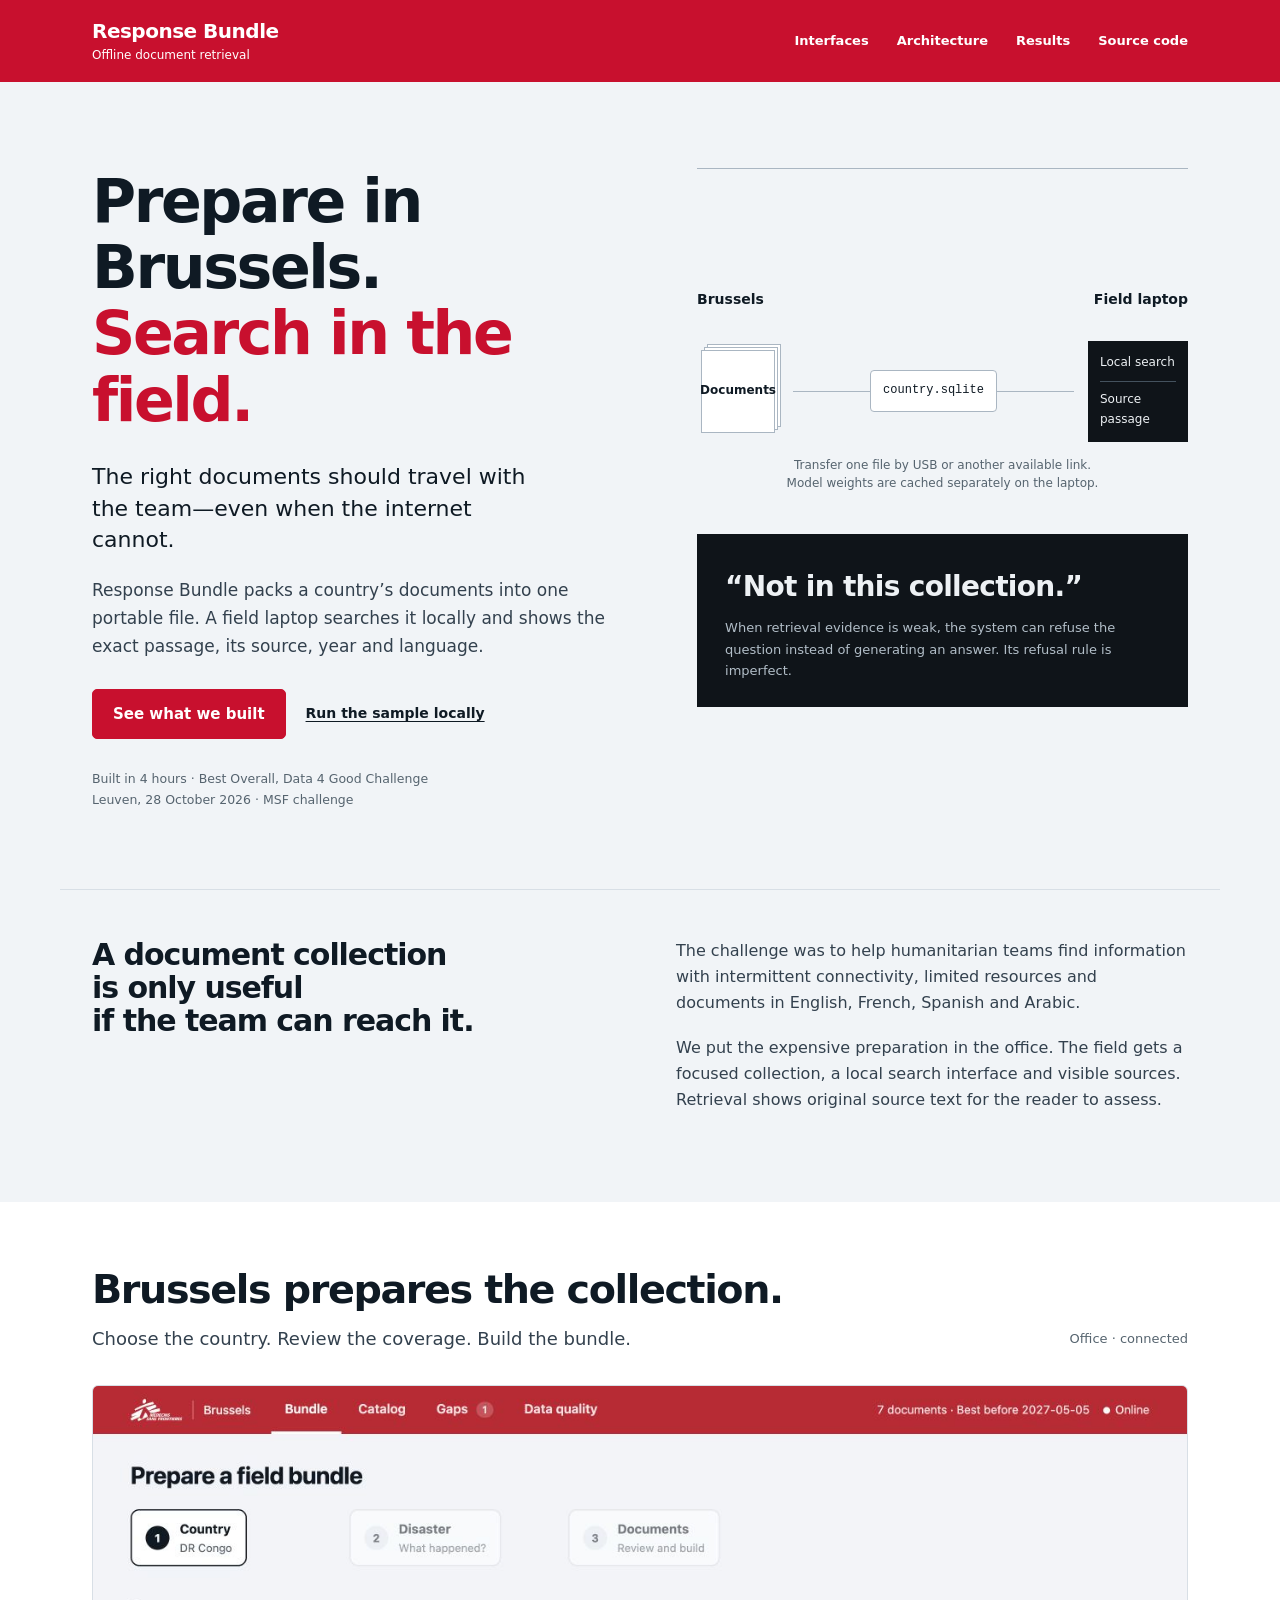
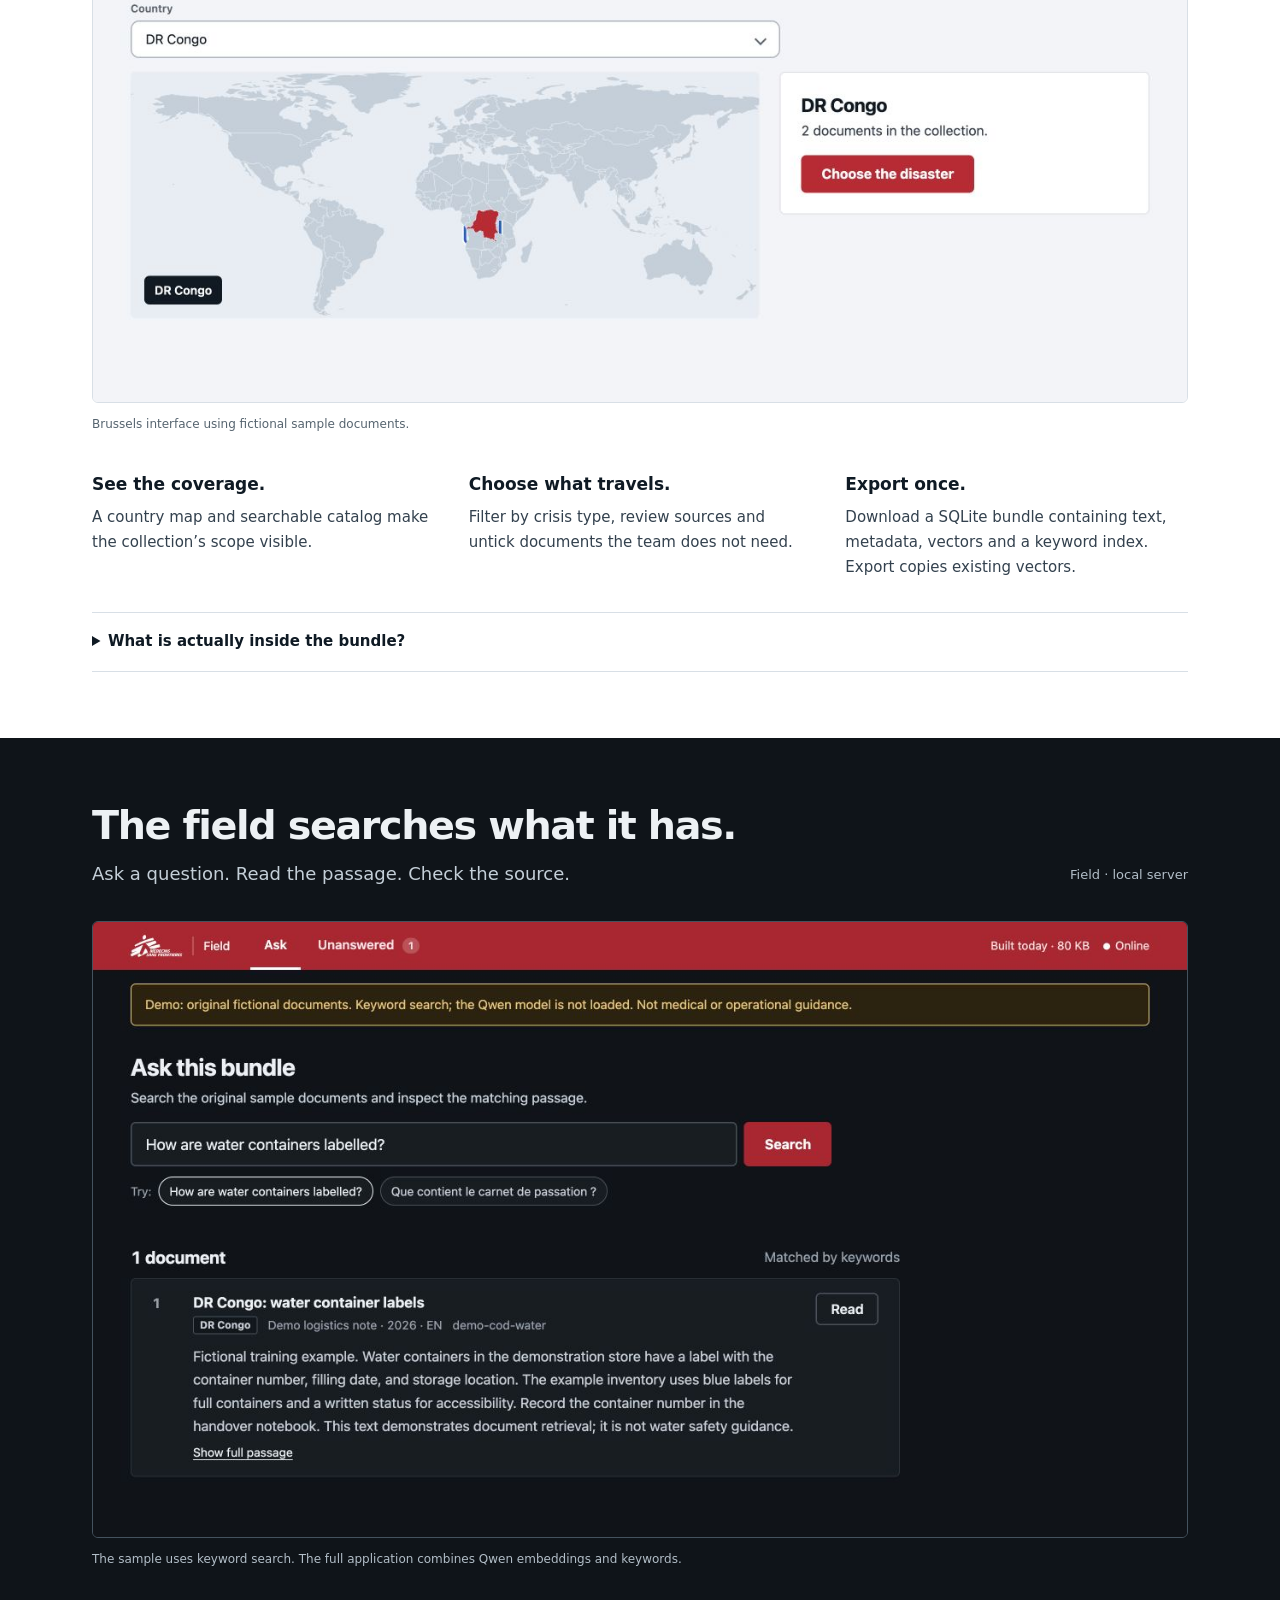
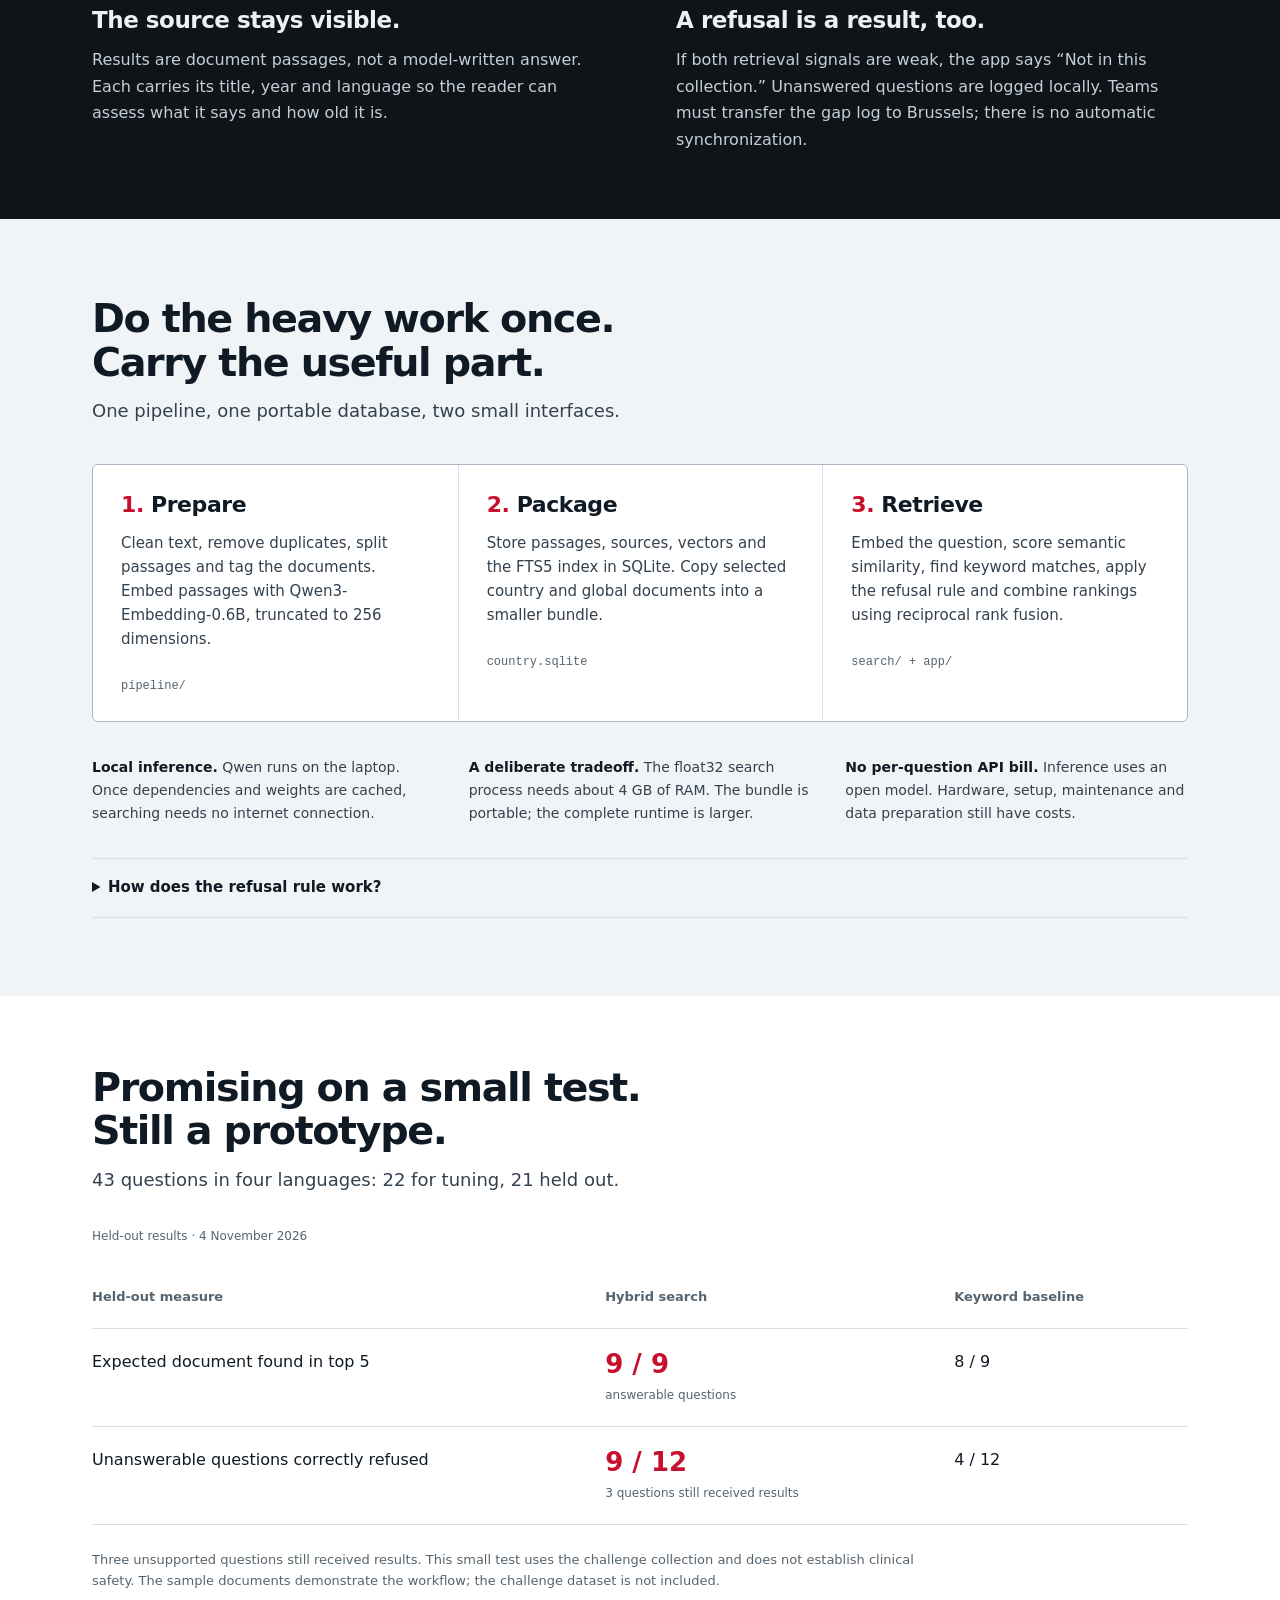
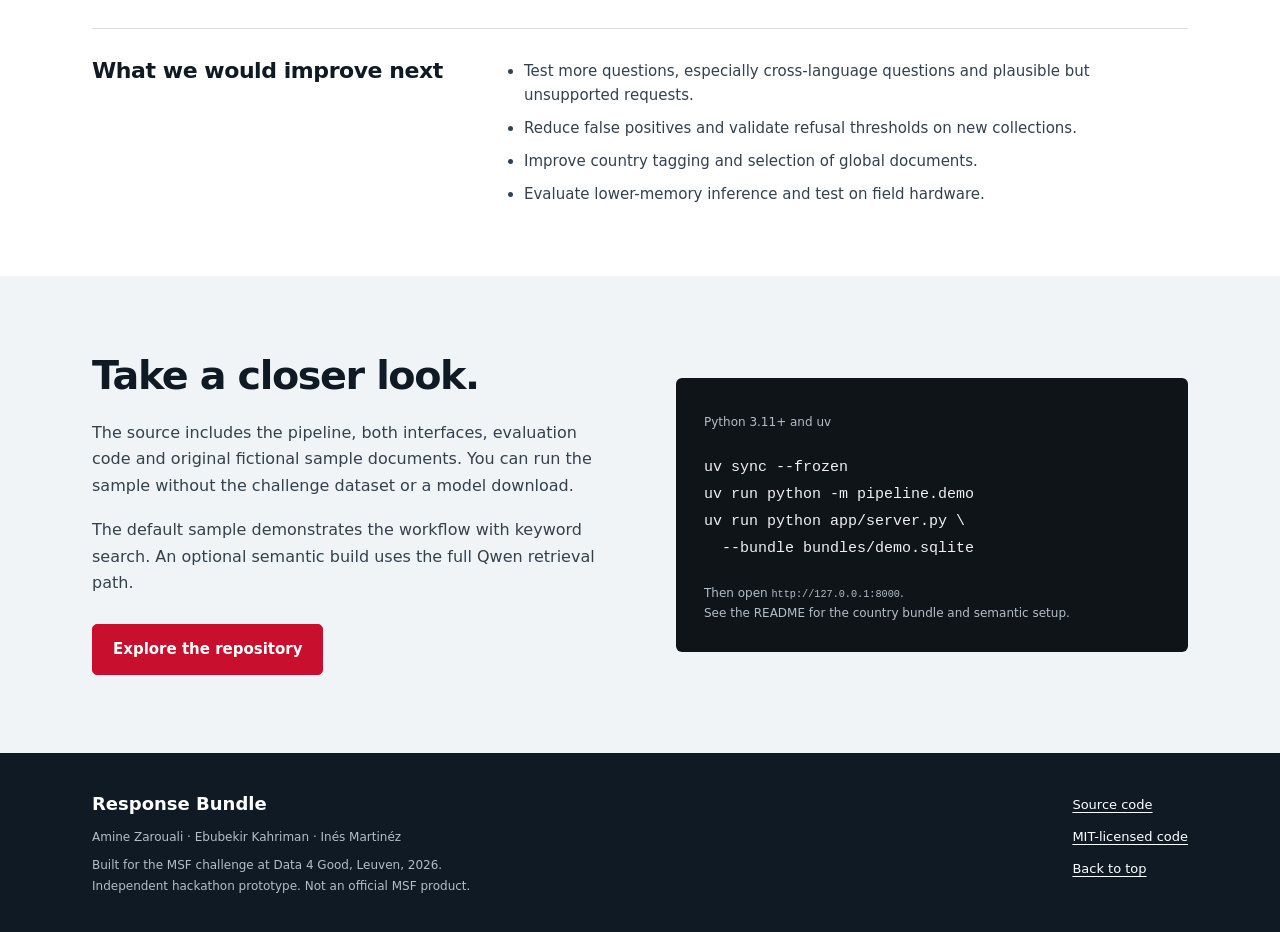
<file: docs/index.html>
<!doctype html>
<html lang="en">
<head>
<meta charset="utf-8">
<meta name="viewport" content="width=device-width, initial-scale=1">
<title>Response Bundle — Prepare in Brussels. Search in the field.</title>
<meta name="description" content="A four-hour hackathon prototype for offline document retrieval: country-specific SQLite bundles, multilingual search and exact source passages.">
<meta name="theme-color" content="#c8102e">
<meta property="og:title" content="Response Bundle — Offline document retrieval">
<meta property="og:description" content="Prepare in Brussels. Search in the field. The story, architecture and limits of our MSF challenge prototype.">
<meta property="og:type" content="website">
<meta property="og:url" content="https://aminezar.github.io/d4gc/">
<link rel="canonical" href="https://aminezar.github.io/d4gc/">
<link rel="icon" href="assets/favicon.svg" type="image/svg+xml">
<link rel="stylesheet" href="style.css">
</head>
<body>
<a class="skip" href="#main">Skip to content</a>
<header class="masthead">
  <div class="shell masthead-inner">
    <a class="wordmark" href="#">Response Bundle<span>Offline document retrieval</span></a>
    <nav aria-label="Project"><a href="#workflows">Interfaces</a><a href="#architecture">Architecture</a><a href="#evidence">Results</a><a href="https://github.com/aminezar/d4gc">Source code</a></nav>
  </div>
</header>
<main id="main">
  <section class="intro shell" aria-labelledby="intro-title">
    <div class="intro-copy">
      <h1 id="intro-title">Prepare in Brussels.<br><span>Search in the field.</span></h1>
      <p class="lede">The right documents should travel with the team—even when the internet cannot.</p>
      <p>Response Bundle packs a country’s documents into one portable file. A field laptop searches it locally and shows the exact passage, its source, year and language.</p>
      <div class="actions"><a class="button" href="#workflows">See what we built</a><a class="text-link" href="#run">Run the sample locally</a></div>
      <p class="credit">Built in 4 hours · Best Overall, Data 4 Good Challenge<br>Leuven, 28 October 2026 · MSF challenge</p>
    </div>
    <div class="intro-art" aria-label="The document bundle travels from office to field">
      <div class="journey-label"><span>Brussels</span><span>Field laptop</span></div>
      <div class="journey"><div class="collection"><span>Documents</span><i></i><i></i><i></i></div><div class="transfer"><span class="transfer-line"></span><span class="bundle-file">country.sqlite</span><span class="transfer-line"></span></div><div class="local"><span>Local search</span><span class="local-rule"></span><span>Source passage</span></div></div>
      <p class="art-caption">Transfer one file by USB or another available link.<br>Model weights are cached separately on the laptop.</p>
      <div class="principle"><strong>“Not in this collection.”</strong><p>When retrieval evidence is weak, the system can refuse the question instead of generating an answer. Its refusal rule is imperfect.</p></div>
    </div>
  </section>

  <section class="problem shell" aria-labelledby="problem-title">
    <h2 id="problem-title">A document collection is only useful<br>if the team can reach it.</h2>
    <div><p>The challenge was to help humanitarian teams find information with intermittent connectivity, limited resources and documents in English, French, Spanish and Arabic.</p><p>We put the expensive preparation in the office. The field gets a focused collection, a local search interface and visible sources. Retrieval shows original source text for the reader to assess.</p></div>
  </section>

  <section class="workflow" id="workflows" aria-labelledby="brussels-title">
    <div class="shell">
      <div class="section-heading"><div><h2 id="brussels-title">Brussels prepares the collection.</h2><p>Choose the country. Review the coverage. Build the bundle.</p></div><span class="context-label">Office · connected</span></div>
      <figure class="screenshot"><a href="assets/brussels-sample.jpg" aria-label="Open the full Brussels screenshot"><img src="assets/brussels-sample.jpg" width="1280" height="720" loading="eager" alt="Brussels interface with DR Congo selected on the map and a panel showing two sample documents."></a><figcaption>Brussels interface using fictional sample documents.</figcaption></figure>
      <div class="workflow-notes"><p><strong>See the coverage.</strong> A country map and searchable catalog make the collection’s scope visible.</p><p><strong>Choose what travels.</strong> Filter by crisis type, review sources and untick documents the team does not need.</p><p><strong>Export once.</strong> Download a SQLite bundle containing text, metadata, vectors and a keyword index. Export copies existing vectors.</p></div>
      <details><summary>What is actually inside the bundle?</summary><p>Document metadata, crisis tags, passages, 256-dimensional float32 vectors and an SQLite FTS5 index. The source text is included; original PDF and HTML files and the Qwen model weights are separate. Reading passages works without the original files.</p></details>
    </div>
  </section>

  <section class="workflow field-world" aria-labelledby="field-title">
    <div class="shell">
      <div class="section-heading"><div><h2 id="field-title">The field searches what it has.</h2><p>Ask a question. Read the passage. Check the source.</p></div><span class="context-label">Field · local server</span></div>
      <figure class="screenshot"><a href="assets/field-sample.jpg" aria-label="Open the full field screenshot"><img src="assets/field-sample.jpg" width="1280" height="720" loading="eager" alt="Dark field interface showing a question about water container labels and an exact passage from an original fictional logistics note."></a><figcaption>The sample uses keyword search. The full application combines Qwen embeddings and keywords.</figcaption></figure>
      <div class="field-explanation"><div><h3>The source stays visible.</h3><p>Results are document passages, not a model-written answer. Each carries its title, year and language so the reader can assess what it says and how old it is.</p></div><div><h3>A refusal is a result, too.</h3><p>If both retrieval signals are weak, the app says “Not in this collection.” Unanswered questions are logged locally. Teams must transfer the gap log to Brussels; there is no automatic synchronization.</p></div></div>
    </div>
  </section>

  <section class="architecture shell" id="architecture" aria-labelledby="architecture-title">
    <div class="section-heading"><div><h2 id="architecture-title">Do the heavy work once.<br>Carry the useful part.</h2><p>One pipeline, one portable database, two small interfaces.</p></div></div>
    <ol class="pipeline"><li><h3>Prepare</h3><p>Clean text, remove duplicates, split passages and tag the documents. Embed passages with Qwen3-Embedding-0.6B, truncated to 256 dimensions.</p><code>pipeline/</code></li><li><h3>Package</h3><p>Store passages, sources, vectors and the FTS5 index in SQLite. Copy selected country and global documents into a smaller bundle.</p><code>country.sqlite</code></li><li><h3>Retrieve</h3><p>Embed the question, score semantic similarity, find keyword matches, apply the refusal rule and combine rankings using reciprocal rank fusion.</p><code>search/ + app/</code></li></ol>
    <div class="technical"><p><strong>Local inference.</strong> Qwen runs on the laptop. Once dependencies and weights are cached, searching needs no internet connection.</p><p><strong>A deliberate tradeoff.</strong> The float32 search process needs about 4 GB of RAM. The bundle is portable; the complete runtime is larger.</p><p><strong>No per-question API bill.</strong> Inference uses an open model. Hardware, setup, maintenance and data preparation still have costs.</p></div>
    <details><summary>How does the refusal rule work?</summary><p>The best cosine similarity must be below <code>T_vec</code> and keyword coverage below <code>T_kw</code> to refuse. The evaluation bundle uses <code>T_vec = 0.645</code> and <code>T_kw = 1.01</code>; keyword matches alone therefore cannot override a refusal. These values were tuned on the challenge collection and are not universal safety thresholds.</p></details>
  </section>

  <section class="evidence" id="evidence" aria-labelledby="evidence-title"><div class="shell">
    <div class="section-heading"><div><h2 id="evidence-title">Promising on a small test.<br>Still a prototype.</h2><p>43 questions in four languages: 22 for tuning, 21 held out.</p></div></div>
    <div class="table-wrap"><table><caption>Held-out results · 4 November 2026</caption><thead><tr><th scope="col">Held-out measure</th><th scope="col">Hybrid search</th><th scope="col">Keyword baseline</th></tr></thead><tbody><tr><th scope="row">Expected document found in top 5</th><td><strong>9 / 9</strong><span>answerable questions</span></td><td>8 / 9</td></tr><tr><th scope="row">Unanswerable questions correctly refused</th><td><strong>9 / 12</strong><span>3 questions still received results</span></td><td>4 / 12</td></tr></tbody></table></div>
    <p class="evidence-note">Three unsupported questions still received results. This small test uses the challenge collection and does not establish clinical safety. The sample documents demonstrate the workflow; the challenge dataset is not included.</p>
    <div class="limitations"><h3>What we would improve next</h3><ul><li>Test more questions, especially cross-language questions and plausible but unsupported requests.</li><li>Reduce false positives and validate refusal thresholds on new collections.</li><li>Improve country tagging and selection of global documents.</li><li>Evaluate lower-memory inference and test on field hardware.</li></ul></div>
  </div></section>

  <section class="run shell" id="run" aria-labelledby="run-title">
    <div><h2 id="run-title">Take a closer look.</h2><p>The source includes the pipeline, both interfaces, evaluation code and original fictional sample documents. You can run the sample without the challenge dataset or a model download.</p><p>The default sample demonstrates the workflow with keyword search. An optional semantic build uses the full Qwen retrieval path.</p><a class="button" href="https://github.com/aminezar/d4gc">Explore the repository</a></div>
    <div class="code-block"><span>Python 3.11+ and uv</span><pre><code>uv sync --frozen
uv run python -m pipeline.demo
uv run python app/server.py \
  --bundle bundles/demo.sqlite</code></pre><p>Then open <code>http://127.0.0.1:8000</code>.<br>See the README for the country bundle and semantic setup.</p></div>
  </section>
</main>
<footer><div class="shell footer-inner"><div><strong>Response Bundle</strong><p>Amine Zarouali · Ebubekir Kahriman · Inés Martinéz</p><p>Built for the MSF challenge at Data 4 Good, Leuven, 2026.<br>Independent hackathon prototype. Not an official MSF product.</p></div><div><a href="https://github.com/aminezar/d4gc">Source code</a><a href="https://github.com/aminezar/d4gc/blob/main/LICENSE">MIT-licensed code</a><a href="#main">Back to top</a></div></div></footer>
</body>
</html>
</file>
<file: docs/style.css>
:root{color-scheme:light;--bg:#f1f4f7;--paper:#fff;--ink:#0f1a24;--secondary:#33414e;--muted:#56646f;--line:#d8dfe6;--red:#c8102e;--dark:#0f1419;--dark-ink:#edf1f4;--dark-muted:#b2bec8;font-family:ui-sans-serif,system-ui,-apple-system,"Segoe UI",Roboto,Arial,sans-serif;font-synthesis:none}
*{box-sizing:border-box}html{scroll-behavior:smooth;scroll-padding-top:6rem;scrollbar-color:#aab6c2 var(--bg)}body{margin:0;background:var(--bg);color:var(--ink);font-size:17px;line-height:1.65}::selection{background:#f4b9c3;color:var(--ink)}a{color:inherit;text-underline-offset:.2em}a:hover{text-decoration-thickness:2px}a:focus-visible,summary:focus-visible{outline:3px solid var(--red);outline-offset:5px}img{max-width:100%;display:block;height:auto}.shell{max-width:1160px;margin:0 auto;padding-inline:32px}.skip{position:fixed;top:-100px;left:16px;z-index:20;padding:10px 16px;background:#fff;color:var(--ink)}.skip:focus{top:10px}.masthead{background:var(--red);color:#fff}.masthead-inner{min-height:82px;display:flex;align-items:center;justify-content:space-between;gap:32px}.wordmark{font-size:20px;font-weight:750;text-decoration:none;line-height:1.2;letter-spacing:-.025em}.wordmark span{display:block;font-size:12px;font-weight:450;letter-spacing:0;margin-top:5px;color:#fff}nav{display:flex;gap:28px;align-items:center}nav a{font-size:13px;font-weight:650;text-decoration:none;min-height:44px;display:flex;align-items:center;gap:5px}.masthead a:focus-visible{outline-color:#fff}h1,h2,h3{line-height:1.1;text-wrap:balance}h1{font-size:clamp(42px,4.7vw,64px);letter-spacing:-.04em;margin:0 0 28px;font-weight:750}h1 span{color:var(--red)}h2{font-size:clamp(29px,3.1vw,42px);letter-spacing:-.035em;margin:0 0 22px;font-weight:720}h3{font-size:22px;letter-spacing:-.02em;margin:0 0 14px}p{max-width:70ch;margin:0 0 18px;color:var(--secondary)}.intro{display:grid;grid-template-columns:1.1fr 1fr;gap:65px;padding-block:86px 78px;align-items:center}.intro-copy>p{font-size:17px}.intro-copy .lede{font-size:22px;line-height:1.45;color:var(--ink);max-width:32ch;margin-bottom:20px}.actions{display:flex;align-items:center;flex-wrap:wrap;gap:20px;margin-top:28px}.button{display:inline-flex;align-items:center;justify-content:center;gap:8px;padding:12px 20px;min-height:48px;background:var(--red);color:#fff;border:1px solid var(--red);border-radius:5px;text-decoration:none;font-size:15px;font-weight:700;transition:background .15s ease}.button:hover{background:#a40d26}.text-link{font-size:14px;font-weight:600}.intro-copy .credit{font-size:12.5px;color:var(--muted);margin:30px 0 0;line-height:1.65}.intro-art{border-top:1px solid #aab6c2;padding-top:16px;align-self:stretch;display:flex;flex-direction:column;justify-content:center}.journey-label{display:flex;justify-content:space-between;font-weight:700;font-size:14px}.journey{display:flex;align-items:center;gap:14px;margin-block:30px 14px}.collection{position:relative;width:82px;flex:none;height:95px;display:flex;align-items:center;justify-content:center}.collection>span{position:relative;z-index:2;font-size:12px;font-weight:650}.collection i{position:absolute;inset:6px 4px;border:1px solid #aab6c2;background:#fff}.collection i:nth-child(2){transform:translate(6px,-6px)}.collection i:nth-child(3){transform:translate(3px,-3px)}.transfer{display:flex;align-items:center;flex:1;min-width:0}.transfer-line{height:1px;background:#aab6c2;flex:1;min-width:8px}.bundle-file{background:var(--paper);border:1px solid #aab6c2;border-radius:4px;padding:10px 12px;font-family:ui-monospace,monospace;font-size:12px;text-align:center;white-space:nowrap}.bundle-file small{display:block;font-family:ui-sans-serif,system-ui,sans-serif;color:var(--muted);font-size:12px;margin-top:4px;white-space:normal}.local{background:var(--dark);color:var(--dark-ink);padding:12px;font-size:12px;flex:none;width:100px}.local-rule{display:block;border-top:1px solid #44525e;margin-block:8px}.art-caption{font-size:12px;color:var(--muted);line-height:1.5;text-align:center;margin:0 0 42px;max-width:none}.principle{background:var(--dark);color:var(--dark-ink);padding:26px 28px}.principle>span{font-size:12px;color:var(--dark-muted)}.principle strong{display:block;font-size:28px;letter-spacing:-.025em;line-height:1.2;margin:10px 0 14px}.principle p{font-size:13px;color:var(--dark-muted);margin:0}.problem{display:grid;grid-template-columns:1fr 1fr;gap:72px;padding-block:48px 70px;border-top:1px solid var(--line)}.problem h2{font-size:30px}.problem p{font-size:16px}.workflow{background:var(--paper);padding-block:66px}.section-heading{display:flex;justify-content:space-between;gap:32px;align-items:flex-end;margin-bottom:32px}.section-heading h2{margin-bottom:12px}.section-heading p{margin:0;font-size:18px}.context-label{white-space:nowrap;font-size:13px;color:var(--muted);padding-bottom:4px}.screenshot{margin:0}.screenshot a{display:block;border:1px solid var(--line);border-radius:6px;overflow:hidden}.screenshot figcaption{font-size:12px;color:var(--muted);margin-top:12px}.workflow-notes{display:grid;grid-template-columns:repeat(3,1fr);gap:34px;margin-top:36px}.workflow-notes p{font-size:15px;margin:0}.workflow-notes strong{display:block;color:var(--ink);font-size:17px;margin-bottom:7px}details{margin-top:32px;border-top:1px solid var(--line);border-bottom:1px solid var(--line);padding:16px 0}summary{cursor:pointer;font-size:15px;font-weight:650;min-height:26px}details p{margin:18px 0 4px;font-size:15px;max-width:85ch}.field-world{background:var(--dark);color:var(--dark-ink);--secondary:#c4cfd8;--muted:#b2bec8;--line:#44525e}.field-world .screenshot a{border-color:#44525e}.field-explanation{display:grid;grid-template-columns:1fr 1fr;gap:72px;margin-top:38px}.field-explanation h3{font-size:23px}.field-explanation p{font-size:16px;margin-bottom:0}.architecture{padding-block:78px}.pipeline{list-style:none;display:grid;grid-template-columns:repeat(3,1fr);margin:38px 0 34px;padding:0;counter-reset:stage;border:1px solid #aab6c2;background:#fff;border-radius:6px}.pipeline li{position:relative;padding:28px 28px 24px;counter-increment:stage}.pipeline li+li{border-left:1px solid var(--line)}.pipeline h3:before{content:counter(stage) ". ";color:var(--red)}.pipeline p{font-size:15px;line-height:1.6}.pipeline code{font-size:12px;color:var(--muted)}code{font-family:ui-monospace,"SFMono-Regular",Consolas,monospace;font-size:.85em}.technical{display:grid;grid-template-columns:repeat(3,1fr);gap:34px}.technical p{font-size:14px;margin-bottom:0}.technical strong{color:var(--ink)}.evidence{padding-block:70px;background:#fff}.table-wrap{overflow-x:auto}table{border-collapse:collapse;width:100%;text-align:left;font-size:16px;font-variant-numeric:tabular-nums}caption{text-align:left;font-size:12px;color:var(--muted);margin-bottom:20px}th,td{padding:20px 20px;border-bottom:1px solid var(--line);vertical-align:top}th:first-child,td:first-child{padding-left:0}thead th{font-size:13px;color:var(--muted);font-weight:600}tbody th{font-size:16px;font-weight:500;width:45%}tbody td strong{font-size:26px;line-height:1.2;color:var(--red);display:block}tbody td span{display:block;font-size:12px;color:var(--muted);margin-top:6px}.evidence-note{font-size:13px;color:var(--muted);margin:24px 0 36px;max-width:100ch}.limitations{display:grid;grid-template-columns:1fr 1.8fr;gap:32px;border-top:1px solid var(--line);padding-top:30px}.limitations h3{font-size:22px}.limitations ul{margin:0;padding-left:20px;color:var(--secondary);font-size:15px}.limitations li+li{margin-top:8px}.run{display:grid;grid-template-columns:1fr 1fr;gap:72px;padding-block:78px}.run p{font-size:16px}.run .button{margin-top:10px}.code-block{background:var(--dark);color:var(--dark-ink);padding:28px;border-radius:6px;align-self:center;min-width:0}.code-block>span{font-size:12px;color:var(--dark-muted)}pre{font-size:15px;line-height:1.8;margin:20px 0 22px;overflow-x:auto;tab-size:2}pre code{font-size:inherit}.code-block p{font-size:12px;color:var(--dark-muted);margin:0}footer{background:var(--ink);color:#fff;padding-block:36px}.footer-inner{display:flex;justify-content:space-between;gap:32px}footer strong{font-size:18px}footer p{color:#b2bec8;font-size:12px;line-height:1.7;margin:8px 0 0}footer a{font-size:13px;display:block;padding-block:5px;min-height:32px}footer a:focus-visible{outline-color:#fff}
@media(min-width:1500px){.intro{padding-block:100px}}@media(max-width:1000px){nav{gap:18px}.intro{gap:36px}.bundle-file{font-size:12px;padding:8px}.collection{width:62px}.local{width:86px;padding:8px}.journey{gap:8px}.field-explanation,.run,.problem{gap:36px}}
@media(max-width:760px){.shell{padding-inline:22px}.masthead-inner{display:block;padding-block:18px 10px}nav{margin-top:12px;gap:18px;flex-wrap:wrap}nav a{font-size:12px;min-height:32px}h1{font-size:clamp(34px,9.4vw,44px)}.intro{grid-template-columns:1fr;padding-block:48px;gap:42px}.intro-copy .lede{font-size:21px;max-width:36ch}.intro-art{padding-top:20px}.journey{max-width:520px;width:100%;margin-inline:auto}.bundle-file{font-size:13px;padding:10px}.collection{width:78px}.local{width:100px;padding:12px}.art-caption{margin-bottom:24px}.problem,.run{grid-template-columns:1fr;gap:20px;padding-block:42px}.problem h2 br{display:none}.workflow,.evidence{padding-block:44px}.section-heading{display:block;margin-bottom:24px}.context-label{display:block;margin-top:16px}.workflow-notes,.technical{grid-template-columns:1fr;gap:20px}.workflow-notes{margin-top:28px}.field-explanation{grid-template-columns:1fr;gap:28px;margin-top:28px}.architecture{padding-block:48px}.pipeline{grid-template-columns:1fr;margin-top:24px}.pipeline li{padding:24px}.pipeline li+li{border-left:0;border-top:1px solid var(--line)}.pipeline p{max-width:65ch}.limitations{grid-template-columns:1fr;gap:0}table{font-size:14px}thead th{font-size:12px}tbody th{font-size:13px;line-height:1.5}th,td{padding:16px 10px}tbody td strong{font-size:23px}tbody td span{font-size:12px}.footer-inner{display:block}footer .footer-inner>div+div{margin-top:22px;display:flex;flex-wrap:wrap;gap:20px}}
@media(max-width:380px){h1{font-size:34px}.shell{padding-inline:18px}nav{gap:10px}.bundle-file{font-size:12px}.collection{width:62px}.local{width:88px}.journey{gap:6px}.principle{padding:22px}.principle strong{font-size:25px}.code-block{padding:22px}pre{font-size:12px}}
@media(prefers-reduced-motion:reduce){html{scroll-behavior:auto}.button{transition:none}}
@media print{.masthead nav,.skip,.actions{display:none}.shell{max-width:none;padding-inline:0}.intro,.problem,.run{padding-block:24px}.workflow,.evidence,.architecture{padding-block:24px}.field-world{background:#fff;color:var(--ink);--secondary:#33414e;--muted:#56646f}.screenshot{break-inside:avoid}.pipeline{break-inside:avoid}a{color:inherit}details>p{display:block}footer{background:#fff;color:var(--ink)}footer p{color:var(--muted)}}
</file>
